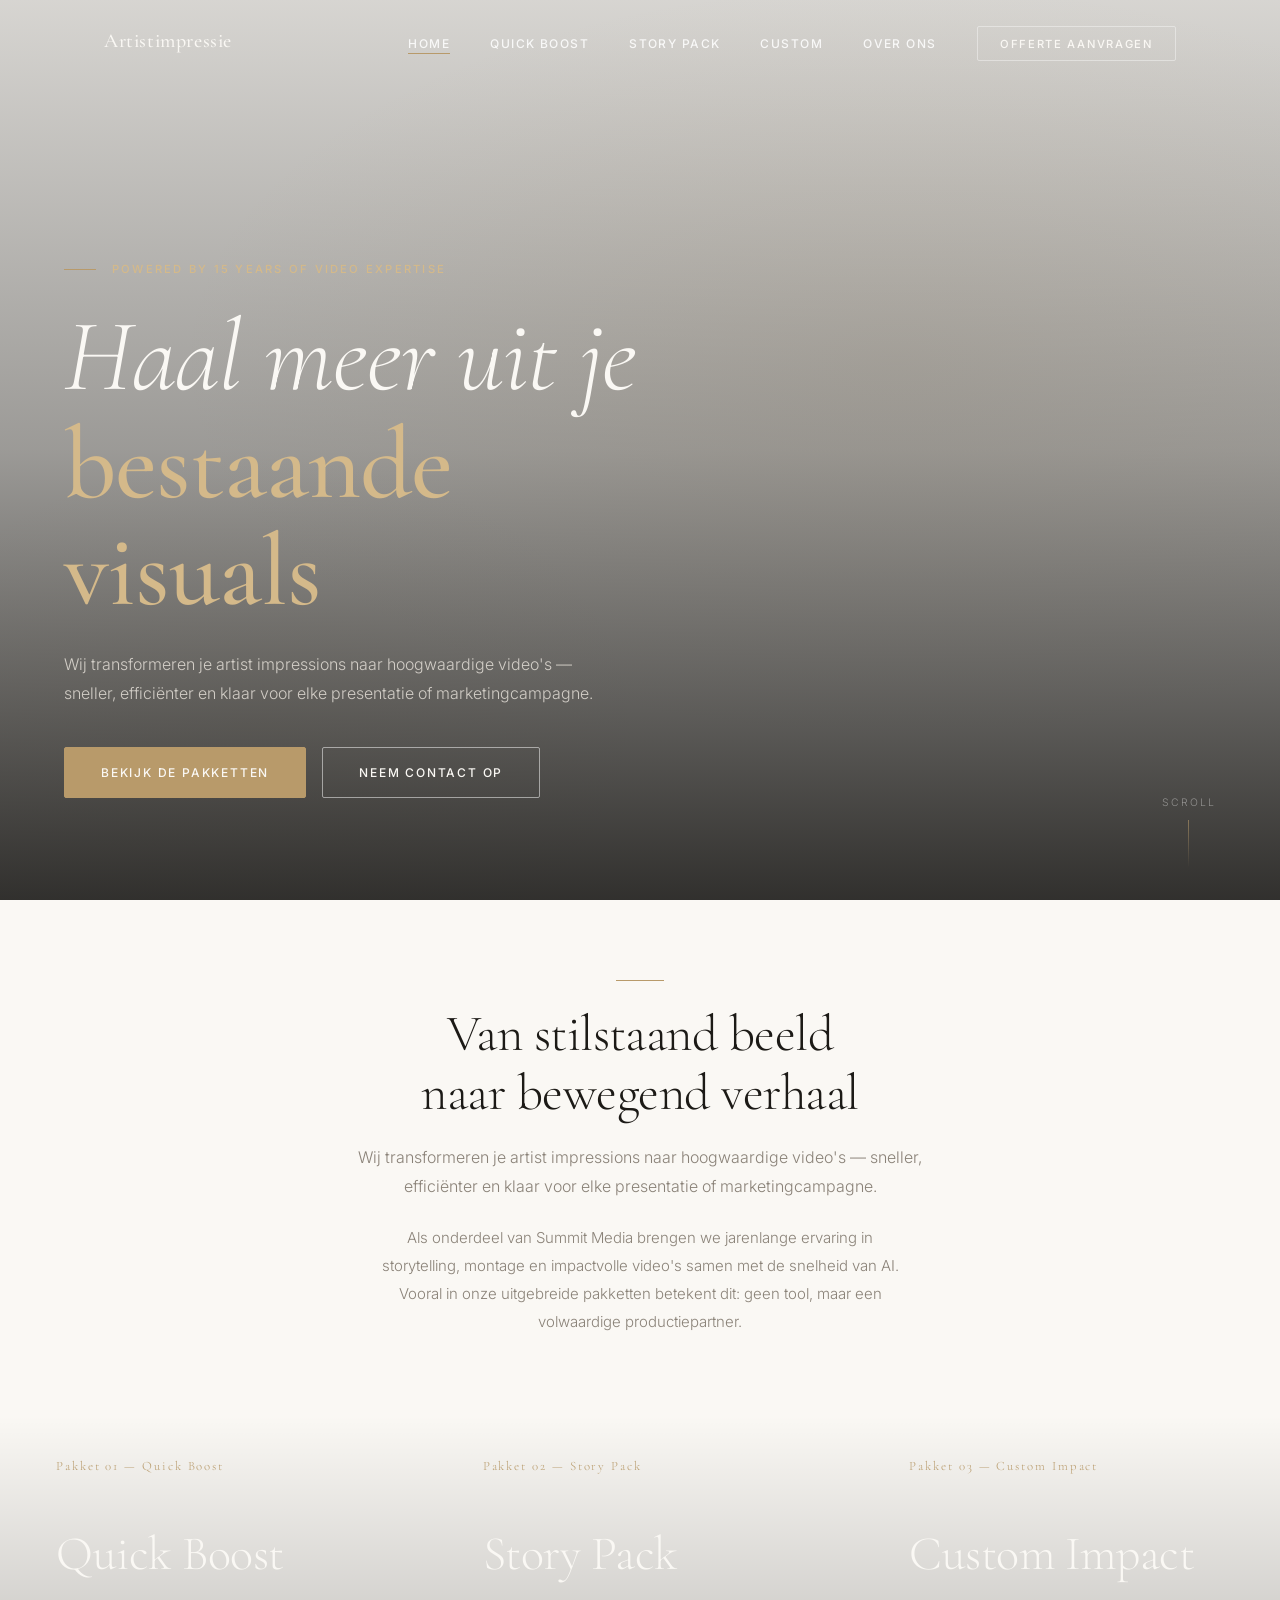
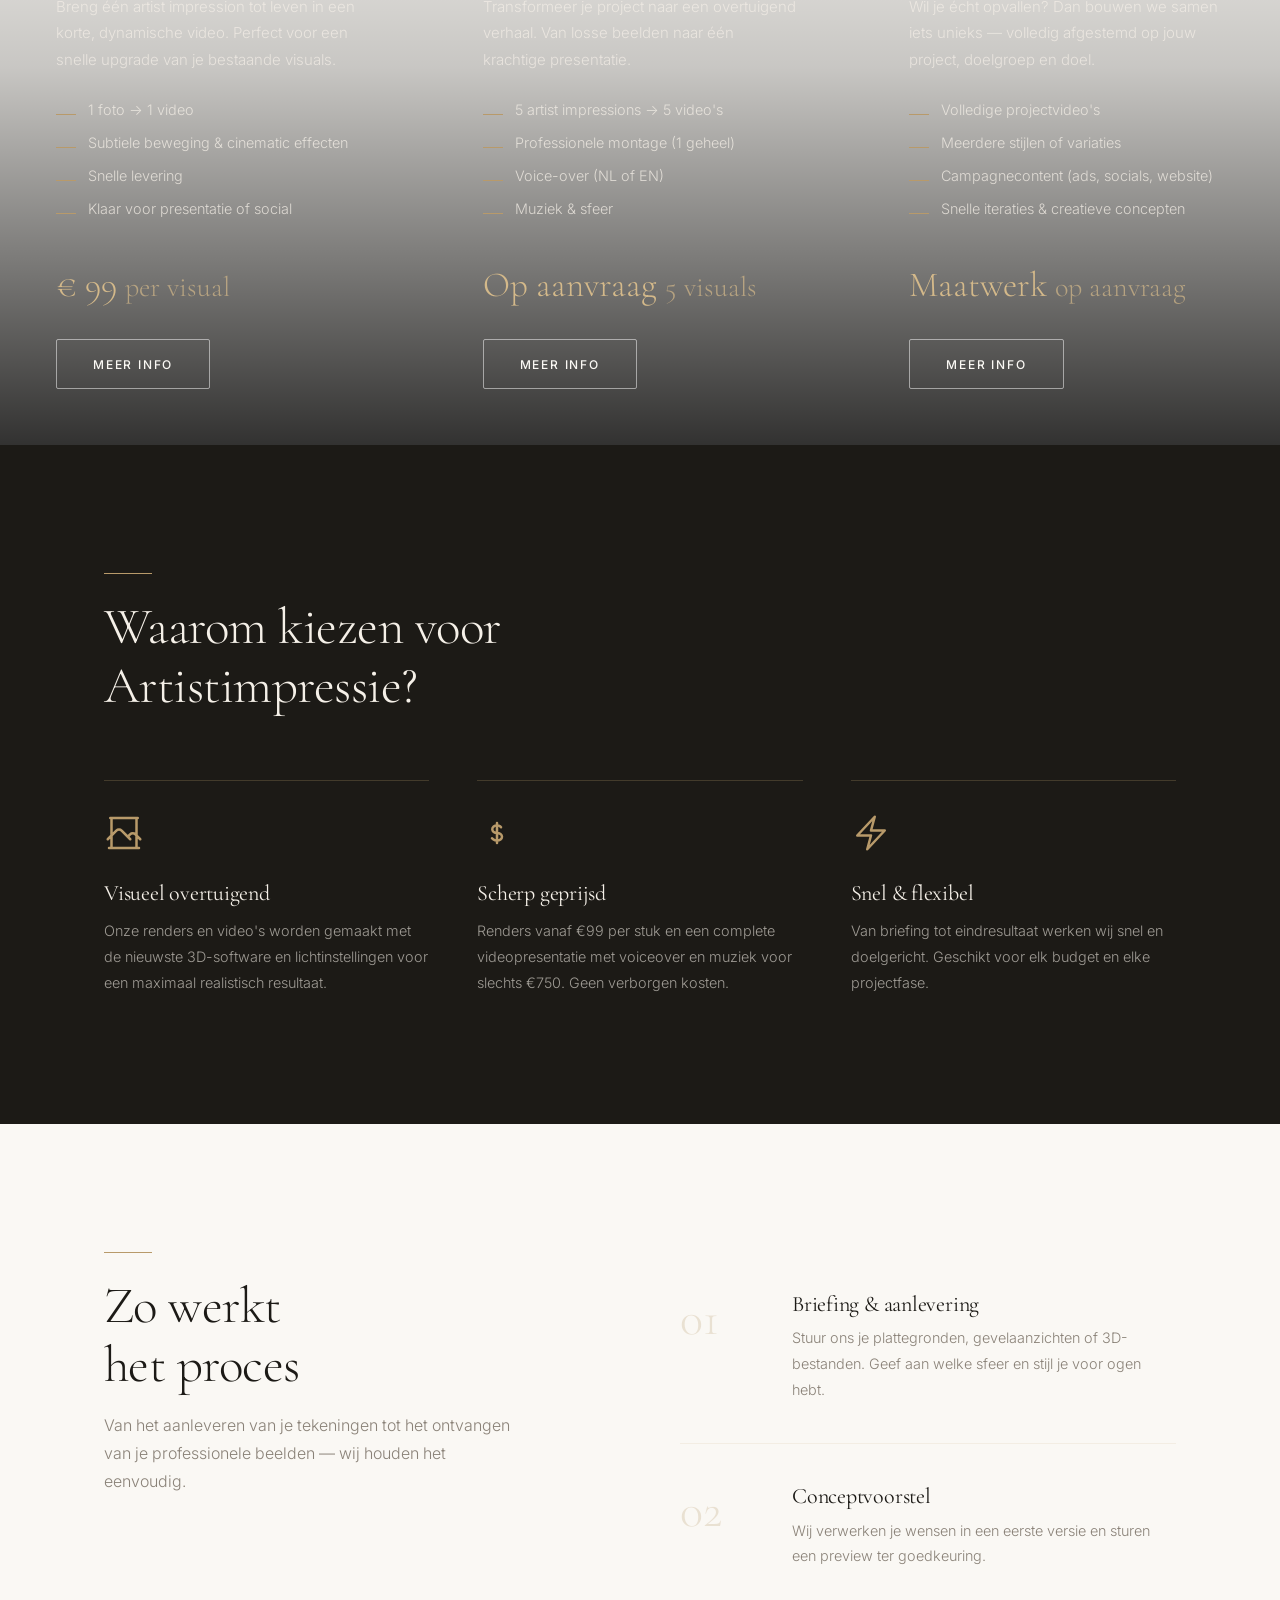
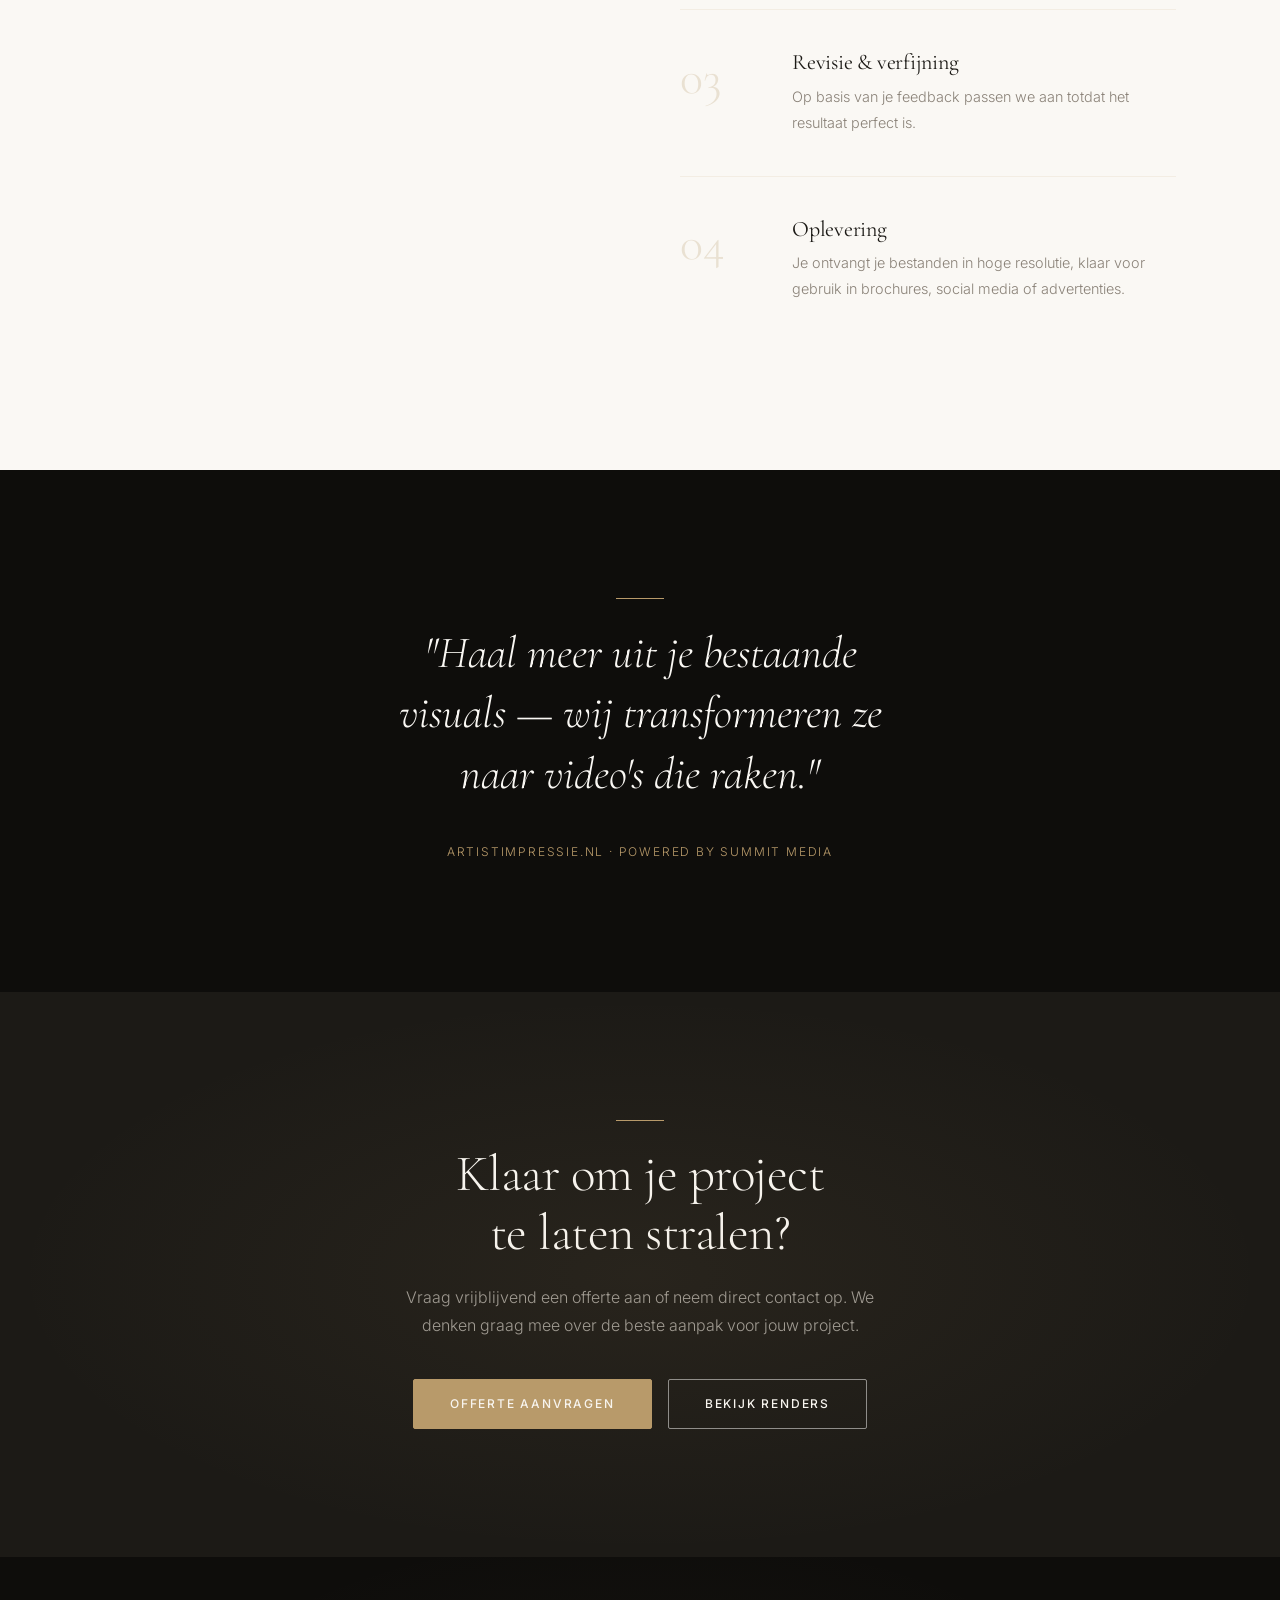
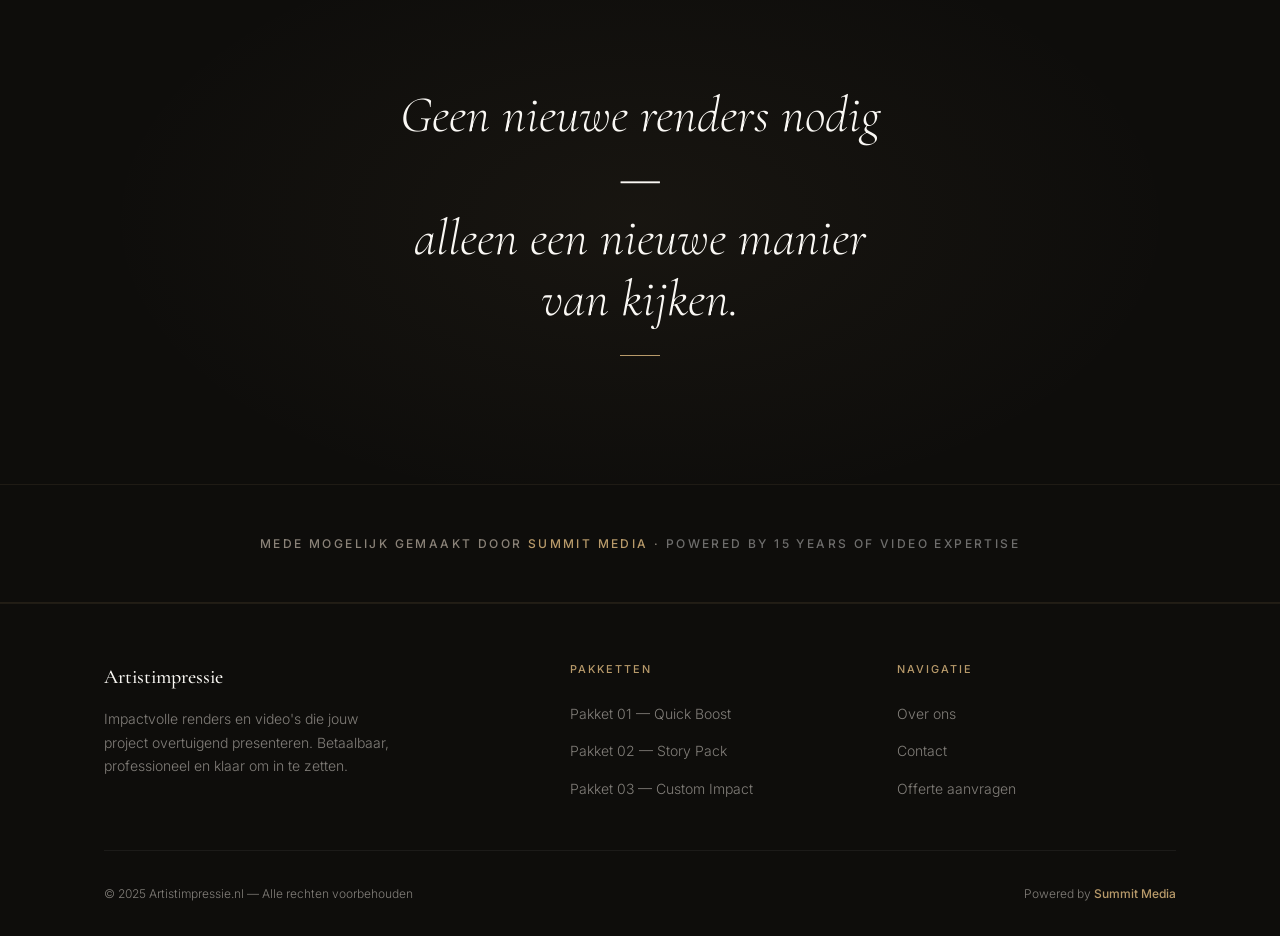
<file: index.html>
<!DOCTYPE html>
<html lang="nl">
<head>
  <meta charset="UTF-8" />
  <meta name="viewport" content="width=device-width, initial-scale=1.0" />
  <title>Artistimpressie — Renders & Video's voor Vastgoed</title>
  <meta name="description" content="Impactvolle renders en video's die jouw project overtuigend presenteren. Betaalbaar, professioneel en klaar om in te zetten." />
  <link rel="stylesheet" href="style.css" />
</head>
<body>

  <!-- ── Navigation ── -->
  <nav class="nav" id="nav">
    <div class="container">
      <div class="nav__inner">
        <a href="index.html" class="nav__logo">Artistimpressie</a>
        <ul class="nav__links" id="navLinks">
          <li><a href="index.html" class="active">Home</a></li>
          <li><a href="pakket-renders.html">Quick Boost</a></li>
          <li><a href="pakket-videos.html">Story Pack</a></li>
          <li><a href="pakket-custom.html">Custom</a></li>
          <li><a href="over-ons.html">Over ons</a></li>
          <li><a href="contact.html" class="nav__cta">Offerte aanvragen</a></li>
        </ul>
        <button class="nav__toggle" id="navToggle" aria-label="Menu">
          <span></span><span></span><span></span>
        </button>
      </div>
    </div>
  </nav>

  <!-- ── Hero ── -->
  <section class="hero">
    <div class="hero__bg" style="background-image:url('https://images.unsplash.com/photo-1600596542815-ffad4c1539a9?auto=format&fit=crop&w=1800&q=80'); background-size:cover; background-position:center;"></div>
    <div class="hero__visual"></div>
    <div class="hero__overlay"></div>
    <div class="container hero__content">
      <div class="hero__eyebrow fade-up fade-up-1">
        <span class="label">Powered by 15 years of video expertise</span>
      </div>
      <h1 class="hero__title fade-up fade-up-2">
        Haal meer uit je<br><em>bestaande visuals</em>
      </h1>
      <p class="hero__sub fade-up fade-up-3">
        Wij transformeren je artist impressions naar hoogwaardige video's — sneller, efficiënter en klaar voor elke presentatie of marketingcampagne.
      </p>
      <div class="hero__actions fade-up fade-up-4">
        <a href="#pakketten" class="btn btn--gold">Bekijk de pakketten</a>
        <a href="contact.html" class="btn btn--outline-light">Neem contact op</a>
      </div>
    </div>
    <div class="hero__scroll">Scroll</div>
  </section>

  <!-- ── Intro strip ── -->
  <section class="intro-strip section">
    <div class="container--narrow" style="text-align:center;">
      <span class="rule rule--center"></span>
      <h2 class="section-title" style="margin-bottom:1.25rem;">Van stilstaand beeld<br>naar bewegend verhaal</h2>
      <p class="body-lg muted" style="margin-bottom:1.5rem;">
        Wij transformeren je artist impressions naar hoogwaardige video's — sneller, efficiënter en klaar voor elke presentatie of marketingcampagne.
      </p>
      <p style="font-size:0.9375rem; color:var(--muted); max-width:58ch; margin-inline:auto; line-height:1.85;">
        Als onderdeel van Summit Media brengen we jarenlange ervaring in storytelling, montage en impactvolle video's samen met de snelheid van AI. Vooral in onze uitgebreide pakketten betekent dit: geen tool, maar een volwaardige productiepartner.
      </p>
    </div>
  </section>

  <!-- ── Pakketten ── -->
  <section id="pakketten">
    <div class="pakket-grid">

      <!-- Pakket 1: Quick Boost -->
      <div class="pakket-card pakket-card--renders" onclick="location.href='pakket-renders.html'">
        <div class="pakket-card__bg" style="background-image:url('https://images.unsplash.com/photo-1560185127-6ed189bf02f4?auto=format&fit=crop&w=900&q=80'); background-size:cover; background-position:center;"></div>
        <div class="pakket-card__overlay"></div>
        <div class="pakket-card__number">Pakket 01 — Quick Boost</div>
        <div class="pakket-card__content">
          <h2 class="pakket-card__title">Quick Boost</h2>
          <p class="pakket-card__desc">Breng één artist impression tot leven in een korte, dynamische video. Perfect voor een snelle upgrade van je bestaande visuals.</p>
          <ul class="features-list">
            <li>1 foto → 1 video</li>
            <li>Subtiele beweging & cinematic effecten</li>
            <li>Snelle levering</li>
            <li>Klaar voor presentatie of social</li>
          </ul>
          <div class="pakket-card__price">€ 99 <span>per visual</span></div>
          <a href="pakket-renders.html" class="btn btn--outline-light">Meer info</a>
        </div>
      </div>

      <!-- Pakket 2: Story Pack -->
      <div class="pakket-card pakket-card--video" onclick="location.href='pakket-videos.html'">
        <div class="pakket-card__bg" style="background-image:url('https://images.unsplash.com/photo-1486325212025-d5b31be828b0?auto=format&fit=crop&w=900&q=80'); background-size:cover; background-position:center;"></div>
        <div class="pakket-card__overlay"></div>
        <div class="pakket-card__number">Pakket 02 — Story Pack</div>
        <div class="pakket-card__content">
          <h2 class="pakket-card__title">Story Pack</h2>
          <p class="pakket-card__desc">Transformeer je project naar een overtuigend verhaal. Van losse beelden naar één krachtige presentatie.</p>
          <ul class="features-list">
            <li>5 artist impressions → 5 video's</li>
            <li>Professionele montage (1 geheel)</li>
            <li>Voice-over (NL of EN)</li>
            <li>Muziek & sfeer</li>
          </ul>
          <div class="pakket-card__price">Op aanvraag <span>5 visuals</span></div>
          <a href="pakket-videos.html" class="btn btn--outline-light">Meer info</a>
        </div>
      </div>

      <!-- Pakket 3: Custom Impact -->
      <div class="pakket-card pakket-card--custom" onclick="location.href='pakket-custom.html'">
        <div class="pakket-card__bg" style="background-image:url('https://images.unsplash.com/photo-1497366216548-37526070297c?auto=format&fit=crop&w=900&q=80'); background-size:cover; background-position:center;"></div>
        <div class="pakket-card__overlay"></div>
        <div class="pakket-card__number">Pakket 03 — Custom Impact</div>
        <div class="pakket-card__content">
          <h2 class="pakket-card__title">Custom Impact</h2>
          <p class="pakket-card__desc">Wil je écht opvallen? Dan bouwen we samen iets unieks — volledig afgestemd op jouw project, doelgroep en doel.</p>
          <ul class="features-list">
            <li>Volledige projectvideo's</li>
            <li>Meerdere stijlen of variaties</li>
            <li>Campagnecontent (ads, socials, website)</li>
            <li>Snelle iteraties & creatieve concepten</li>
          </ul>
          <div class="pakket-card__price">Maatwerk <span>op aanvraag</span></div>
          <a href="pakket-custom.html" class="btn btn--outline-light">Meer info</a>
        </div>
      </div>

    </div>
  </section>

  <!-- ── Waarom ── -->
  <section class="section section--dark">
    <div class="container">
      <span class="rule"></span>
      <h2 class="section-title" style="max-width:20ch; margin-bottom:0;">Waarom kiezen voor<br>Artistimpressie?</h2>
      <div class="why-grid">
        <div class="why-card">
          <svg class="why-card__icon" fill="none" stroke="currentColor" stroke-width="1.5" viewBox="0 0 24 24">
            <path stroke-linecap="round" stroke-linejoin="round" d="M2.25 15.75l5.159-5.159a2.25 2.25 0 013.182 0l5.159 5.159m-1.5-1.5l1.409-1.409a2.25 2.25 0 013.182 0l2.909 2.909M3 21h18M3.75 3h16.5M4.5 3v18M19.5 3v18" />
          </svg>
          <h3 class="why-card__title">Visueel overtuigend</h3>
          <p class="why-card__body">Onze renders en video's worden gemaakt met de nieuwste 3D-software en lichtinstellingen voor een maximaal realistisch resultaat.</p>
        </div>
        <div class="why-card">
          <svg class="why-card__icon" fill="none" stroke="currentColor" stroke-width="1.5" viewBox="0 0 24 24">
            <path stroke-linecap="round" stroke-linejoin="round" d="M12 6v12m-3-2.818l.879.659c1.171.879 3.07.879 4.242 0 1.172-.879 1.172-2.303 0-3.182C13.536 12.219 12.768 12 12 12c-.725 0-1.45-.22-2.003-.659-1.106-.879-1.106-2.303 0-3.182s2.9-.879 4.006 0l.415.33" />
          </svg>
          <h3 class="why-card__title">Scherp geprijsd</h3>
          <p class="why-card__body">Renders vanaf €99 per stuk en een complete videopresentatie met voiceover en muziek voor slechts €750. Geen verborgen kosten.</p>
        </div>
        <div class="why-card">
          <svg class="why-card__icon" fill="none" stroke="currentColor" stroke-width="1.5" viewBox="0 0 24 24">
            <path stroke-linecap="round" stroke-linejoin="round" d="M3.75 13.5l10.5-11.25L12 10.5h8.25L9.75 21.75 12 13.5H3.75z" />
          </svg>
          <h3 class="why-card__title">Snel & flexibel</h3>
          <p class="why-card__body">Van briefing tot eindresultaat werken wij snel en doelgericht. Geschikt voor elk budget en elke projectfase.</p>
        </div>
      </div>
    </div>
  </section>

  <!-- ── Proces ── -->
  <section class="section">
    <div class="container">
      <div class="grid-2" style="gap: 5rem; align-items: start;">
        <div>
          <span class="rule"></span>
          <h2 class="section-title" style="margin-bottom:1rem;">Zo werkt<br>het proces</h2>
          <p class="muted" style="max-width:42ch;">Van het aanleveren van je tekeningen tot het ontvangen van je professionele beelden — wij houden het eenvoudig.</p>
        </div>
        <div class="proces-steps">
          <div class="step">
            <div class="step__num">01</div>
            <div>
              <h3 class="step__title">Briefing & aanlevering</h3>
              <p class="step__body">Stuur ons je plattegronden, gevelaanzichten of 3D-bestanden. Geef aan welke sfeer en stijl je voor ogen hebt.</p>
            </div>
          </div>
          <div class="step">
            <div class="step__num">02</div>
            <div>
              <h3 class="step__title">Conceptvoorstel</h3>
              <p class="step__body">Wij verwerken je wensen in een eerste versie en sturen een preview ter goedkeuring.</p>
            </div>
          </div>
          <div class="step">
            <div class="step__num">03</div>
            <div>
              <h3 class="step__title">Revisie & verfijning</h3>
              <p class="step__body">Op basis van je feedback passen we aan totdat het resultaat perfect is.</p>
            </div>
          </div>
          <div class="step">
            <div class="step__num">04</div>
            <div>
              <h3 class="step__title">Oplevering</h3>
              <p class="step__body">Je ontvangt je bestanden in hoge resolutie, klaar voor gebruik in brochures, social media of advertenties.</p>
            </div>
          </div>
        </div>
      </div>
    </div>
  </section>

  <!-- ── Quote ── -->
  <section class="section--black quote-block">
    <div class="container--narrow">
      <span class="rule rule--center"></span>
      <blockquote>
        "Haal meer uit je bestaande visuals — wij transformeren ze naar video's die raken."
      </blockquote>
      <cite>Artistimpressie.nl · Powered by Summit Media</cite>
    </div>
  </section>

  <!-- ── CTA ── -->
  <section class="section--dark cta-banner">
    <div class="container--narrow">
      <span class="rule rule--center"></span>
      <h2 class="section-title">Klaar om je project<br>te laten stralen?</h2>
      <p>Vraag vrijblijvend een offerte aan of neem direct contact op. We denken graag mee over de beste aanpak voor jouw project.</p>
      <div style="display:flex; gap:1rem; justify-content:center; flex-wrap:wrap;">
        <a href="contact.html" class="btn btn--gold">Offerte aanvragen</a>
        <a href="pakket-renders.html" class="btn btn--outline-light">Bekijk renders</a>
      </div>
    </div>
  </section>

  <!-- ── Closing statement ── -->
  <section style="background:var(--black); padding-block:clamp(5rem,10vw,8rem); text-align:center; position:relative; overflow:hidden;">
    <div style="position:absolute;inset:0;background:radial-gradient(ellipse 60% 80% at 50% 50%, rgba(184,154,106,0.06) 0%, transparent 70%); pointer-events:none;"></div>
    <div class="container--narrow" style="position:relative;z-index:1;">
      <p style="font-family:var(--serif); font-size:clamp(1.75rem,4vw,3.25rem); font-weight:300; font-style:italic; color:var(--warm-wt); line-height:1.2; max-width:22ch; margin-inline:auto; margin-bottom:1.5rem;">
        Geen nieuwe renders nodig —<br>alleen een nieuwe manier van kijken.
      </p>
      <div style="width:40px; height:1px; background:var(--gold); margin-inline:auto;"></div>
    </div>
  </section>

  <!-- ── Summit strip ── -->
  <div class="summit-strip" style="background: var(--black); border-top: 1px solid rgba(184,154,106,0.1);">
    <p>Mede mogelijk gemaakt door <strong>Summit Media</strong> · <span style="color:rgba(255,255,255,0.4);">Powered by 15 years of video expertise</span></p>
  </div>

  <!-- ── Footer ── -->
  <footer class="footer">
    <div class="container">
      <div class="footer__top">
        <div>
          <div class="footer__brand">Artistimpressie</div>
          <p class="footer__tagline">Impactvolle renders en video's die jouw project overtuigend presenteren. Betaalbaar, professioneel en klaar om in te zetten.</p>
        </div>
        <div>
          <div class="footer__heading">Pakketten</div>
          <ul class="footer__links">
            <li><a href="pakket-renders.html">Pakket 01 — Quick Boost</a></li>
            <li><a href="pakket-videos.html">Pakket 02 — Story Pack</a></li>
            <li><a href="pakket-custom.html">Pakket 03 — Custom Impact</a></li>
          </ul>
        </div>
        <div>
          <div class="footer__heading">Navigatie</div>
          <ul class="footer__links">
            <li><a href="over-ons.html">Over ons</a></li>
            <li><a href="contact.html">Contact</a></li>
            <li><a href="contact.html">Offerte aanvragen</a></li>
          </ul>
        </div>
      </div>
      <div class="footer__bottom">
        <span>© 2025 Artistimpressie.nl — Alle rechten voorbehouden</span>
        <span>Powered by <span class="footer__summit">Summit Media</span></span>
      </div>
    </div>
  </footer>

  <script>
    // Nav scroll effect
    const nav = document.getElementById('nav');
    window.addEventListener('scroll', () => {
      nav.classList.toggle('scrolled', window.scrollY > 60);
    });

    // Mobile menu
    const toggle = document.getElementById('navToggle');
    const links  = document.getElementById('navLinks');
    toggle.addEventListener('click', () => links.classList.toggle('open'));
    links.querySelectorAll('a').forEach(a => a.addEventListener('click', () => links.classList.remove('open')));
  </script>
</body>
</html>
</file>
<file: style.css>
/* ============================================================
   ArtistImpressie.nl — Luxury & Modern Stylesheet
   ============================================================ */

@import url('https://fonts.googleapis.com/css2?family=Cormorant+Garamond:ital,wght@0,300;0,400;0,500;0,600;1,300;1,400&family=Inter:wght@300;400;500;600&display=swap');

/* ── Reset & Base ─────────────────────────────────────────── */
*, *::before, *::after { box-sizing: border-box; margin: 0; padding: 0; }

:root {
  --black:    #0e0d0b;
  --dark:     #1c1a16;
  --mid:      #2e2b24;
  --gold:     #b89a6a;
  --gold-lt:  #d4b98a;
  --gold-dk:  #8a6f47;
  --cream:    #f5f0e8;
  --warm-wt:  #faf8f4;
  --muted:    #8a8278;
  --serif:    'Cormorant Garamond', Georgia, serif;
  --sans:     'Inter', system-ui, sans-serif;
  --radius:   2px;
  --trans:    0.3s ease;
}

html { scroll-behavior: smooth; }

body {
  font-family: var(--sans);
  font-weight: 300;
  font-size: 16px;
  line-height: 1.75;
  background: var(--warm-wt);
  color: var(--dark);
  -webkit-font-smoothing: antialiased;
}

img { display: block; max-width: 100%; }
a { color: inherit; text-decoration: none; }
ul { list-style: none; }

/* ── Typography ───────────────────────────────────────────── */
h1, h2, h3, h4 {
  font-family: var(--serif);
  font-weight: 400;
  line-height: 1.15;
  letter-spacing: -0.01em;
}

.display {
  font-size: clamp(3rem, 7vw, 6.5rem);
  font-weight: 300;
  font-style: italic;
  line-height: 1.05;
}

.section-title {
  font-size: clamp(2rem, 4vw, 3.5rem);
  font-weight: 300;
}

.label {
  font-family: var(--sans);
  font-size: 0.7rem;
  font-weight: 500;
  letter-spacing: 0.2em;
  text-transform: uppercase;
  color: var(--gold);
}

.body-lg { font-size: 1.0625rem; line-height: 1.8; }
.muted    { color: var(--muted); }

/* ── Layout helpers ───────────────────────────────────────── */
.container {
  width: min(1200px, 100%);
  margin-inline: auto;
  padding-inline: clamp(1.5rem, 5vw, 4rem);
}

.container--narrow {
  width: min(780px, 100%);
  margin-inline: auto;
  padding-inline: clamp(1.5rem, 5vw, 4rem);
}

.grid-2 {
  display: grid;
  grid-template-columns: 1fr 1fr;
  gap: 3rem;
}

.flex-center { display: flex; align-items: center; justify-content: center; }
.flex-between { display: flex; align-items: center; justify-content: space-between; }

/* ── Gold rule ────────────────────────────────────────────── */
.rule {
  width: 48px;
  height: 1px;
  background: var(--gold);
  display: block;
  margin-bottom: 1.5rem;
}

.rule--center { margin-inline: auto; margin-bottom: 1.5rem; }

/* ── Buttons ──────────────────────────────────────────────── */
.btn {
  display: inline-block;
  padding: 0.85rem 2.25rem;
  font-family: var(--sans);
  font-size: 0.75rem;
  font-weight: 500;
  letter-spacing: 0.15em;
  text-transform: uppercase;
  border: 1px solid;
  border-radius: var(--radius);
  transition: var(--trans);
  cursor: pointer;
}

.btn--gold {
  background: var(--gold);
  color: var(--warm-wt);
  border-color: var(--gold);
}
.btn--gold:hover {
  background: var(--gold-lt);
  border-color: var(--gold-lt);
}

.btn--outline {
  background: transparent;
  color: var(--dark);
  border-color: var(--dark);
}
.btn--outline:hover {
  background: var(--dark);
  color: var(--warm-wt);
}

.btn--outline-light {
  background: transparent;
  color: var(--warm-wt);
  border-color: rgba(255,255,255,0.5);
}
.btn--outline-light:hover {
  background: rgba(255,255,255,0.1);
  border-color: var(--warm-wt);
}

/* ── Navigation ───────────────────────────────────────────── */
.nav {
  position: fixed;
  top: 0; left: 0; right: 0;
  z-index: 100;
  padding: 1.5rem 0;
  transition: background var(--trans), padding var(--trans), box-shadow var(--trans);
}

.nav.scrolled {
  background: rgba(250, 248, 244, 0.96);
  backdrop-filter: blur(12px);
  padding: 1rem 0;
  box-shadow: 0 1px 0 rgba(0,0,0,0.07);
}

.nav__inner {
  display: flex;
  align-items: center;
  justify-content: space-between;
}

.nav__logo {
  font-family: var(--serif);
  font-size: 1.25rem;
  font-weight: 500;
  color: var(--warm-wt);
  letter-spacing: 0.03em;
  transition: color var(--trans);
}

.nav.scrolled .nav__logo { color: var(--dark); }

.nav__links {
  display: flex;
  gap: 2.5rem;
  align-items: center;
}

.nav__links a {
  font-size: 0.75rem;
  font-weight: 500;
  letter-spacing: 0.12em;
  text-transform: uppercase;
  color: rgba(255,255,255,0.85);
  transition: color var(--trans);
  position: relative;
}

.nav.scrolled .nav__links a { color: var(--mid); }

.nav__links a::after {
  content: '';
  position: absolute;
  bottom: -3px; left: 0;
  width: 0; height: 1px;
  background: var(--gold);
  transition: width var(--trans);
}

.nav__links a:hover::after,
.nav__links a.active::after { width: 100%; }

.nav__links a:hover { color: var(--gold-lt); }
.nav.scrolled .nav__links a:hover { color: var(--gold); }

.nav__cta {
  font-size: 0.7rem !important;
  padding: 0.6rem 1.4rem;
  border: 1px solid rgba(255,255,255,0.4);
  border-radius: var(--radius);
  color: var(--warm-wt) !important;
  letter-spacing: 0.15em !important;
  transition: background var(--trans), border-color var(--trans) !important;
}

.nav__cta:hover {
  background: rgba(255,255,255,0.1);
  border-color: var(--warm-wt) !important;
  color: var(--warm-wt) !important;
}

.nav.scrolled .nav__cta {
  border-color: var(--gold) !important;
  color: var(--gold) !important;
}

.nav.scrolled .nav__cta:hover {
  background: var(--gold) !important;
  color: var(--warm-wt) !important;
}

/* Mobile hamburger */
.nav__toggle {
  display: none;
  flex-direction: column;
  gap: 5px;
  cursor: pointer;
  padding: 4px;
}

.nav__toggle span {
  display: block;
  width: 24px;
  height: 1.5px;
  background: var(--warm-wt);
  transition: var(--trans);
}

.nav.scrolled .nav__toggle span { background: var(--dark); }

/* ── Hero ─────────────────────────────────────────────────── */
.hero {
  position: relative;
  min-height: 100svh;
  display: flex;
  align-items: flex-end;
  padding-bottom: clamp(4rem, 8vw, 7rem);
  overflow: hidden;
}

.hero__bg {
  position: absolute;
  inset: 0;
  background: linear-gradient(135deg, #1c1812 0%, #2d2418 40%, #1a1510 100%);
  z-index: 0;
}

.hero__bg::after {
  content: '';
  position: absolute;
  inset: 0;
  background:
    radial-gradient(ellipse 80% 60% at 70% 40%, rgba(184,154,106,0.12) 0%, transparent 70%),
    radial-gradient(ellipse 50% 50% at 20% 80%, rgba(184,154,106,0.06) 0%, transparent 60%);
}

/* Video/image placeholder grid */
.hero__visual {
  position: absolute;
  inset: 0;
  z-index: 1;
  overflow: hidden;
}

.hero__visual-grid {
  display: grid;
  grid-template-columns: 1fr 1fr 1fr;
  grid-template-rows: 1fr 1fr;
  height: 100%;
  opacity: 0.25;
  filter: saturate(0.6);
}

.hero__visual-grid div {
  background: linear-gradient(45deg, #2a2018 0%, #3d3020 100%);
  border: 1px solid rgba(184,154,106,0.08);
}

.hero__overlay {
  position: absolute;
  inset: 0;
  z-index: 2;
  background: linear-gradient(
    to top,
    rgba(14,13,11,0.85) 0%,
    rgba(14,13,11,0.4) 50%,
    rgba(14,13,11,0.15) 100%
  );
}

.hero__content {
  position: relative;
  z-index: 3;
  width: 100%;
}

.hero__eyebrow {
  display: flex;
  align-items: center;
  gap: 1rem;
  margin-bottom: 1.5rem;
}

.hero__eyebrow .label { color: var(--gold-lt); }
.hero__eyebrow::before {
  content: '';
  width: 32px;
  height: 1px;
  background: var(--gold);
}

.hero__title {
  font-family: var(--serif);
  font-size: clamp(3.2rem, 8vw, 7rem);
  font-weight: 300;
  font-style: italic;
  line-height: 1.05;
  color: var(--warm-wt);
  margin-bottom: 1.5rem;
  max-width: 14ch;
}

.hero__title em {
  font-style: normal;
  font-weight: 500;
  color: var(--gold-lt);
}

.hero__sub {
  max-width: 55ch;
  color: rgba(245,240,232,0.75);
  font-size: 1rem;
  line-height: 1.8;
  margin-bottom: 2.5rem;
}

.hero__actions {
  display: flex;
  gap: 1rem;
  align-items: center;
  flex-wrap: wrap;
}

.hero__scroll {
  position: absolute;
  bottom: 2rem;
  right: clamp(1.5rem, 5vw, 4rem);
  z-index: 3;
  display: flex;
  flex-direction: column;
  align-items: center;
  gap: 0.5rem;
  color: rgba(255,255,255,0.4);
  font-size: 0.65rem;
  letter-spacing: 0.2em;
  text-transform: uppercase;
}

.hero__scroll::after {
  content: '';
  width: 1px;
  height: 48px;
  background: linear-gradient(to bottom, rgba(184,154,106,0.6), transparent);
  animation: scrollLine 2s ease-in-out infinite;
}

@keyframes scrollLine {
  0%, 100% { transform: scaleY(1); opacity: 1; }
  50% { transform: scaleY(0.4); opacity: 0.4; }
}

/* ── Section spacings ─────────────────────────────────────── */
.section {
  padding-block: clamp(4rem, 10vw, 8rem);
}

.section--dark {
  background: var(--dark);
  color: var(--cream);
}

.section--black {
  background: var(--black);
  color: var(--cream);
}

.section--cream {
  background: var(--cream);
}

.section--mid {
  background: var(--mid);
  color: var(--cream);
}

/* ── Intro strip ──────────────────────────────────────────── */
.intro-strip {
  padding-block: 5rem;
  text-align: center;
}

.intro-strip .section-title {
  margin-bottom: 1.25rem;
  max-width: 22ch;
  margin-inline: auto;
}

.intro-strip p {
  max-width: 58ch;
  margin-inline: auto;
  color: var(--muted);
  font-size: 1rem;
}

/* ── Pakket cards ─────────────────────────────────────────── */
.pakket-grid {
  display: grid;
  grid-template-columns: 1fr 1fr 1fr;
  gap: 0;
}

.pakket-card {
  position: relative;
  min-height: 70vh;
  display: flex;
  flex-direction: column;
  justify-content: flex-end;
  padding: clamp(2rem, 5vw, 3.5rem);
  overflow: hidden;
  cursor: pointer;
  transition: var(--trans);
}

.pakket-card__bg {
  position: absolute;
  inset: 0;
  transition: transform 0.6s ease;
}

.pakket-card:hover .pakket-card__bg {
  transform: scale(1.03);
}

.pakket-card--renders .pakket-card__bg {
  background: linear-gradient(145deg, #1e1a14 0%, #2e2618 100%);
  background-size: cover;
  background-position: center;
}

.pakket-card--video .pakket-card__bg {
  background: linear-gradient(145deg, #141618 0%, #1e2020 100%);
  background-size: cover;
  background-position: center;
}

.pakket-card__overlay {
  position: absolute;
  inset: 0;
  background: linear-gradient(to top, rgba(0,0,0,0.8) 0%, rgba(0,0,0,0.2) 60%, transparent 100%);
  transition: opacity var(--trans);
}

.pakket-card:hover .pakket-card__overlay {
  opacity: 0.7;
}

.pakket-card__number {
  position: absolute;
  top: 2.5rem;
  left: clamp(2rem, 5vw, 3.5rem);
  font-family: var(--serif);
  font-size: 0.8rem;
  color: var(--gold);
  letter-spacing: 0.15em;
  z-index: 2;
}

.pakket-card__content {
  position: relative;
  z-index: 2;
}

.pakket-card__title {
  font-family: var(--serif);
  font-size: clamp(2rem, 4vw, 3rem);
  font-weight: 300;
  color: var(--warm-wt);
  margin-bottom: 0.75rem;
}

.pakket-card__desc {
  font-size: 0.9375rem;
  color: rgba(245,240,232,0.7);
  max-width: 42ch;
  line-height: 1.75;
  margin-bottom: 1.5rem;
}

.pakket-card__price {
  font-family: var(--serif);
  font-size: clamp(1.5rem, 3vw, 2.2rem);
  color: var(--gold-lt);
  margin-bottom: 1.5rem;
  font-weight: 300;
}

.pakket-card__price span {
  font-size: 0.8em;
  opacity: 0.7;
}

.pakket-card__divider {
  width: 1px;
  background: rgba(184,154,106,0.2);
  position: absolute;
  top: 0; bottom: 0;
  left: 50%;
}

/* ── Features list ────────────────────────────────────────── */
.features-list {
  display: flex;
  flex-direction: column;
  gap: 0.5rem;
  margin-bottom: 2rem;
}

.features-list li {
  display: flex;
  align-items: baseline;
  gap: 0.75rem;
  font-size: 0.9rem;
  color: rgba(245,240,232,0.75);
}

.features-list li::before {
  content: '';
  flex-shrink: 0;
  width: 20px;
  height: 1px;
  background: var(--gold);
  margin-top: 0.6rem;
}

/* ── Why section ──────────────────────────────────────────── */
.why-grid {
  display: grid;
  grid-template-columns: repeat(3, 1fr);
  gap: 3rem;
  margin-top: 4rem;
}

.why-card {
  padding-top: 2rem;
  border-top: 1px solid rgba(184,154,106,0.25);
}

.why-card__icon {
  width: 40px;
  height: 40px;
  margin-bottom: 1.25rem;
  color: var(--gold);
}

.why-card__title {
  font-family: var(--serif);
  font-size: 1.375rem;
  font-weight: 400;
  margin-bottom: 0.75rem;
  color: var(--cream);
}

.why-card__body {
  font-size: 0.9rem;
  color: rgba(245,240,232,0.6);
  line-height: 1.8;
}

/* ── Proces section ───────────────────────────────────────── */
.proces-steps {
  counter-reset: step;
  display: flex;
  flex-direction: column;
  gap: 0;
}

.step {
  counter-increment: step;
  display: grid;
  grid-template-columns: 80px 1fr;
  gap: 2rem;
  padding-block: 2.5rem;
  border-bottom: 1px solid rgba(184,154,106,0.12);
  position: relative;
  align-items: start;
}

.step:last-child { border-bottom: none; }

.step__num {
  font-family: var(--serif);
  font-size: 3rem;
  font-weight: 300;
  color: rgba(184,154,106,0.25);
  line-height: 1;
  padding-top: 0.2rem;
}

.step__title {
  font-family: var(--serif);
  font-size: 1.375rem;
  font-weight: 400;
  margin-bottom: 0.5rem;
  color: var(--dark);
}

.step__body {
  font-size: 0.9rem;
  color: var(--muted);
  line-height: 1.8;
}

/* ── Quote / testimonial ──────────────────────────────────── */
.quote-block {
  text-align: center;
  padding-block: clamp(5rem, 10vw, 9rem);
}

.quote-block blockquote {
  font-family: var(--serif);
  font-size: clamp(1.6rem, 3.5vw, 2.8rem);
  font-style: italic;
  font-weight: 300;
  line-height: 1.35;
  max-width: 26ch;
  margin-inline: auto;
  color: var(--warm-wt);
  margin-bottom: 2rem;
}

.quote-block cite {
  font-style: normal;
  font-size: 0.75rem;
  letter-spacing: 0.15em;
  text-transform: uppercase;
  color: var(--gold);
}

/* ── CTA banner ───────────────────────────────────────────── */
.cta-banner {
  padding-block: clamp(5rem, 10vw, 8rem);
  text-align: center;
  position: relative;
  overflow: hidden;
}

.cta-banner::before {
  content: '';
  position: absolute;
  inset: 0;
  background: radial-gradient(ellipse 70% 70% at 50% 50%, rgba(184,154,106,0.08) 0%, transparent 70%);
  pointer-events: none;
}

.cta-banner .section-title {
  margin-bottom: 1.25rem;
  color: var(--warm-wt);
}

.cta-banner p {
  color: rgba(245,240,232,0.6);
  max-width: 52ch;
  margin-inline: auto;
  margin-bottom: 2.5rem;
}

/* ── Footer ───────────────────────────────────────────────── */
.footer {
  background: var(--black);
  color: rgba(245,240,232,0.5);
  padding-block: 3.5rem 2rem;
  border-top: 1px solid rgba(184,154,106,0.1);
}

.footer__top {
  display: grid;
  grid-template-columns: 1.5fr 1fr 1fr;
  gap: 3rem;
  margin-bottom: 3rem;
}

.footer__brand {
  font-family: var(--serif);
  font-size: 1.25rem;
  font-weight: 500;
  color: var(--warm-wt);
  margin-bottom: 0.75rem;
}

.footer__tagline {
  font-size: 0.875rem;
  line-height: 1.7;
  max-width: 32ch;
}

.footer__heading {
  font-family: var(--sans);
  font-size: 0.68rem;
  font-weight: 500;
  letter-spacing: 0.18em;
  text-transform: uppercase;
  color: var(--gold);
  margin-bottom: 1.25rem;
}

.footer__links {
  display: flex;
  flex-direction: column;
  gap: 0.6rem;
}

.footer__links a {
  font-size: 0.875rem;
  transition: color var(--trans);
}

.footer__links a:hover { color: var(--warm-wt); }

.footer__bottom {
  padding-top: 2rem;
  border-top: 1px solid rgba(255,255,255,0.06);
  display: flex;
  align-items: center;
  justify-content: space-between;
  font-size: 0.75rem;
  gap: 1rem;
  flex-wrap: wrap;
}

.footer__summit {
  color: var(--gold);
  font-weight: 500;
}

/* ── Contact page ─────────────────────────────────────────── */
.contact-grid {
  display: grid;
  grid-template-columns: 1fr 1.1fr;
  gap: 5rem;
  align-items: start;
  padding-block: clamp(6rem, 12vw, 10rem);
}

.contact-grid h1 {
  font-size: clamp(2.5rem, 5vw, 4rem);
  font-weight: 300;
  margin-bottom: 1.25rem;
}

.contact-info {
  display: flex;
  flex-direction: column;
  gap: 2rem;
  margin-top: 3rem;
}

.contact-info-item__label {
  font-size: 0.68rem;
  font-weight: 500;
  letter-spacing: 0.18em;
  text-transform: uppercase;
  color: var(--gold);
  margin-bottom: 0.3rem;
}

.contact-info-item__value {
  font-family: var(--serif);
  font-size: 1.1rem;
  color: var(--dark);
}

/* Form */
.form-group {
  margin-bottom: 1.5rem;
}

.form-group label {
  display: block;
  font-size: 0.72rem;
  font-weight: 500;
  letter-spacing: 0.15em;
  text-transform: uppercase;
  color: var(--muted);
  margin-bottom: 0.6rem;
}

.form-group input,
.form-group textarea,
.form-group select {
  width: 100%;
  padding: 0.9rem 1.1rem;
  background: var(--warm-wt);
  border: 1px solid rgba(14,13,11,0.15);
  border-radius: var(--radius);
  font-family: var(--sans);
  font-size: 0.9375rem;
  font-weight: 300;
  color: var(--dark);
  transition: border-color var(--trans), box-shadow var(--trans);
  outline: none;
  appearance: none;
}

.form-group input:focus,
.form-group textarea:focus,
.form-group select:focus {
  border-color: var(--gold);
  box-shadow: 0 0 0 3px rgba(184,154,106,0.12);
}

.form-group textarea { min-height: 140px; resize: vertical; }

/* ── Page hero (inner pages) ──────────────────────────────── */
.page-hero {
  padding-top: calc(80px + clamp(3rem, 6vw, 5rem));
  padding-bottom: clamp(3rem, 6vw, 5rem);
  background: var(--dark);
  position: relative;
  overflow: hidden;
}

.page-hero::before {
  content: '';
  position: absolute;
  inset: 0;
  background: radial-gradient(ellipse 60% 80% at 80% 50%, rgba(184,154,106,0.08) 0%, transparent 70%);
}

.page-hero__inner { position: relative; z-index: 1; }

.page-hero h1 {
  font-family: var(--serif);
  font-size: clamp(2.5rem, 6vw, 5rem);
  font-weight: 300;
  font-style: italic;
  color: var(--warm-wt);
  margin-bottom: 1rem;
  max-width: 20ch;
}

.page-hero p {
  color: rgba(245,240,232,0.65);
  max-width: 55ch;
  font-size: 1rem;
}

/* ── Pricing table ────────────────────────────────────────── */
.pricing-table {
  display: grid;
  grid-template-columns: 1fr 1fr;
  gap: 2px;
  background: rgba(184,154,106,0.15);
  border: 1px solid rgba(184,154,106,0.15);
}

.pricing-card {
  background: var(--warm-wt);
  padding: clamp(2rem, 5vw, 3.5rem);
  position: relative;
}

.pricing-card--featured {
  background: var(--dark);
}

.pricing-card__badge {
  display: inline-block;
  font-size: 0.65rem;
  font-weight: 500;
  letter-spacing: 0.18em;
  text-transform: uppercase;
  color: var(--gold);
  border: 1px solid var(--gold);
  padding: 0.3rem 0.75rem;
  border-radius: var(--radius);
  margin-bottom: 2rem;
}

.pricing-card__name {
  font-family: var(--serif);
  font-size: 2rem;
  font-weight: 400;
  margin-bottom: 0.5rem;
}

.pricing-card--featured .pricing-card__name { color: var(--warm-wt); }

.pricing-card__price {
  font-family: var(--serif);
  font-size: clamp(2.5rem, 5vw, 4rem);
  font-weight: 300;
  color: var(--gold);
  line-height: 1;
  margin-bottom: 0.4rem;
}

.pricing-card__price-note {
  font-size: 0.85rem;
  color: var(--muted);
  margin-bottom: 2rem;
}

.pricing-card--featured .pricing-card__price-note { color: rgba(245,240,232,0.5); }

.pricing-card__divider {
  width: 40px;
  height: 1px;
  background: var(--gold);
  margin-bottom: 1.75rem;
}

.pricing-card__features {
  display: flex;
  flex-direction: column;
  gap: 0.8rem;
  margin-bottom: 2.5rem;
}

.pricing-card__features li {
  display: flex;
  align-items: baseline;
  gap: 0.75rem;
  font-size: 0.9rem;
  color: var(--mid);
}

.pricing-card--featured .pricing-card__features li {
  color: rgba(245,240,232,0.7);
}

.pricing-card__features li::before {
  content: '';
  flex-shrink: 0;
  width: 16px;
  height: 1px;
  background: var(--gold);
  position: relative;
  top: -4px;
}

/* ── About page ───────────────────────────────────────────── */
.about-split {
  display: grid;
  grid-template-columns: 1fr 1fr;
  gap: 5rem;
  align-items: center;
}

.about-visual {
  aspect-ratio: 4/5;
  background: linear-gradient(135deg, #1c1a16 0%, #2d2418 100%);
  position: relative;
  overflow: hidden;
}

.about-visual::after {
  content: '';
  position: absolute;
  inset: 2rem;
  border: 1px solid rgba(184,154,106,0.2);
  pointer-events: none;
}

.about-visual__label {
  position: absolute;
  bottom: 2.5rem;
  left: 2.5rem;
  right: 2.5rem;
  font-family: var(--serif);
  font-size: 1.25rem;
  font-style: italic;
  color: rgba(245,240,232,0.5);
}

/* ── Summit strip ─────────────────────────────────────────── */
.summit-strip {
  text-align: center;
  padding-block: 3rem;
  border-top: 1px solid rgba(184,154,106,0.12);
  border-bottom: 1px solid rgba(184,154,106,0.12);
}

.summit-strip p {
  font-size: 0.75rem;
  font-weight: 500;
  letter-spacing: 0.2em;
  text-transform: uppercase;
  color: var(--muted);
}

.summit-strip strong { color: var(--gold); font-weight: 500; }

/* ── Responsive ───────────────────────────────────────────── */
@media (max-width: 1024px) {
  .why-grid { grid-template-columns: 1fr 1fr; }
  .footer__top { grid-template-columns: 1fr 1fr; }
  .about-split { gap: 3rem; }
}

@media (max-width: 768px) {
  .nav__links { display: none; }
  .nav__toggle { display: flex; }

  .nav__links.open {
    display: flex;
    flex-direction: column;
    position: fixed;
    inset: 0;
    background: rgba(14,13,11,0.98);
    align-items: center;
    justify-content: center;
    gap: 2rem;
    z-index: 99;
  }

  .nav__links.open a {
    font-size: 1.25rem;
    letter-spacing: 0.08em;
    color: var(--cream) !important;
  }

  .nav__links.open a::after { display: none; }
  .nav__cta { display: none; }

  .pakket-grid { grid-template-columns: 1fr; }
  .pakket-card { min-height: 55vh; }
  .pakket-card__divider { display: none; }
  .why-grid { grid-template-columns: 1fr; gap: 2rem; }
  .grid-2 { grid-template-columns: 1fr; }
  .about-split { grid-template-columns: 1fr; }
  .contact-grid { grid-template-columns: 1fr; gap: 3rem; }
  .pricing-table { grid-template-columns: 1fr; }
  .footer__top { grid-template-columns: 1fr; gap: 2rem; }
  .step { grid-template-columns: 60px 1fr; gap: 1.25rem; }
}

@media (max-width: 480px) {
  .hero__actions { flex-direction: column; align-items: flex-start; }
  .hero__title { font-size: clamp(2.5rem, 12vw, 3.5rem); }
}

/* ── Animations ───────────────────────────────────────────── */
@keyframes fadeUp {
  from { opacity: 0; transform: translateY(24px); }
  to   { opacity: 1; transform: translateY(0); }
}

.fade-up {
  animation: fadeUp 0.7s ease forwards;
}

.fade-up-1 { animation-delay: 0.1s; opacity: 0; }
.fade-up-2 { animation-delay: 0.25s; opacity: 0; }
.fade-up-3 { animation-delay: 0.4s; opacity: 0; }
.fade-up-4 { animation-delay: 0.55s; opacity: 0; }
</file>
